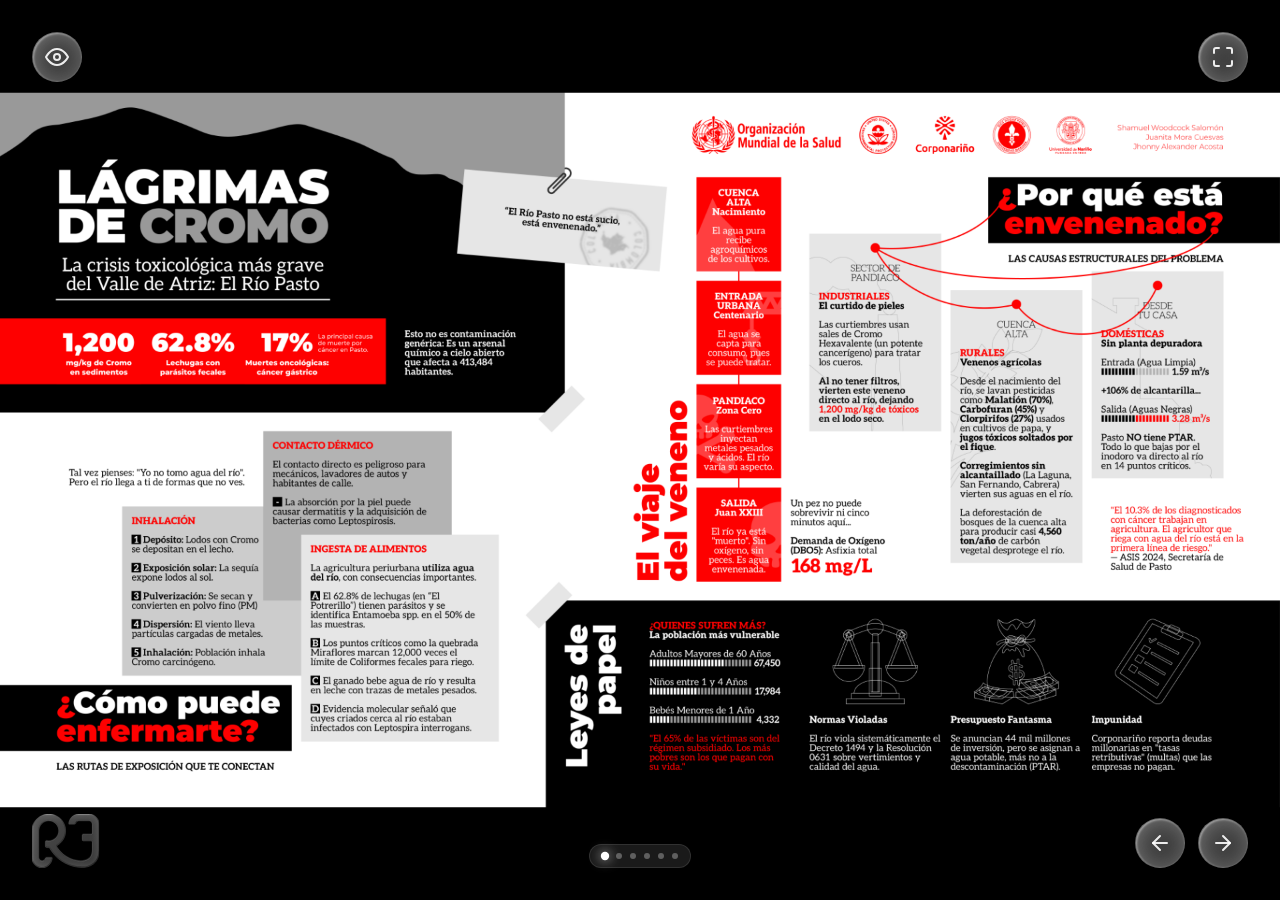
<file: viewer/index.html>
<!doctype html>
<html lang="es">
  <head>
    <meta charset="UTF-8" />
    <meta name="viewport" content="width=device-width, initial-scale=1.0" />
    <title>Renova | Visor Interactivo</title>
    <link rel="icon" type="image/svg+xml" href="../logo-renova.svg" />
    <link rel="stylesheet" href="style.css" />
    <link rel="preconnect" href="https://fonts.googleapis.com" />
    <link rel="preconnect" href="https://fonts.gstatic.com" crossorigin />
    <link
      href="https://fonts.googleapis.com/css2?family=Space+Grotesk:wght@500;700&display=swap"
      rel="stylesheet"
    />
    <style>
      /* Estilos específicos para el Logo Líquido */
      .liquid-logo-wrapper {
        position: relative;
        width: 112px;
        height: 90px;
        /* ESCALADO 60% Y ALINEACIÓN */
        transform: scale(0.6);
        transform-origin: bottom left;
        filter: none;
      }

      /* CAPA 1: FONDO MATE Y SOMBRA INTERNA */
      .logo-glass-layer {
        position: absolute;
        top: 0;
        left: 0;
        width: 100%;
        height: 100%;
        /* ILUMINACIÓN IGUALADA A BOTONES */
        background: linear-gradient(
          135deg,
          rgba(255, 255, 255, 0.3) 0%,
          rgba(255, 255, 255, 0.2) 100%
        );
        backdrop-filter: blur(20px);
        -webkit-backdrop-filter: blur(20px);
        z-index: 1;
        /* SOMBRA INTERNA */
        box-shadow:
          inset 0 0 20px rgba(255, 255, 255, 0.25),
          inset 1px 1px 2px rgba(255, 255, 255, 0.4);
        transition: all 0.3s cubic-bezier(0.16, 1, 0.3, 1);
      }

      /* ILUMINACIÓN AL HOVER COMO LOS BOTONES */
      .logo-container:hover .logo-glass-layer {
        background: linear-gradient(
          135deg,
          rgba(255, 255, 255, 0.4) 0%,
          rgba(255, 255, 255, 0.25) 100%
        );
        box-shadow:
          inset 0 0 25px rgba(255, 255, 255, 0.3),
          inset 1px 1px 5px rgba(255, 255, 255, 0.5),
          0 4px 15px rgba(0, 0, 0, 0.1);
      }

      /* CAPA 2: BORDE */
      .logo-stroke-layer {
        position: absolute;
        top: 0;
        left: 0;
        width: 100%;
        height: 100%;
        z-index: 2;
        pointer-events: none;
      }

      .logo-stroke-layer path {
        fill: none;
        stroke: rgba(255, 255, 255, 0.2);
        stroke-width: 1px;
        vector-effect: non-scaling-stroke;
        filter: none;
      }

      /* CLIPS */
      .clip-shape-1 {
        clip-path: url(#renova-clip-viewer);
      }
      .clip-shape-2 {
        clip-path: none;
      }
    </style>
  </head>
  <body>
    <!-- Hidden SVG clipPath (scales to container via objectBoundingBox) -->
    <svg style="position: absolute; width: 0; height: 0" aria-hidden="true">
      <defs>
        <clipPath id="renova-clip-viewer" clipPathUnits="objectBoundingBox">
          <path
            transform="scale(0.005, 0.00625)"
            d="m180,1.71c-3.12-1.11-6.49-1.71-10-1.71h-30c-7.69,0-14.7,2.89-20,7.65-3.72,3.32-6.6,7.55-8.28,12.35-1.12,3.13-1.72,6.49-1.72,10h17.09c1.48,0,2.84-.96,3.2-2.4,1.08-4.36,5.02-7.6,9.71-7.6h30c5.53,0,10,4.48,10,10v26.78c0,1.78-1.44,3.22-3.22,3.22h-23.55c-1.78,0-3.22,1.44-3.22,3.22v13.55c0,1.78,1.44,3.22,3.22,3.22h23.55c1.78,0,3.22,1.44,3.22,3.22v26.78c-1.84,40.99-52.98,32.55-77.14,16.67h0c-11.01-6.77-20.51-15.92-27.69-26.67-.48-.7-.94-1.42-1.4-2.14-.98-1.55-.43-3.59,1.16-4.51,1.76-1.02,3.46-2.13,5.07-3.34,3.79-2.85,7.16-6.22,10.01-10.01,4.37-5.81,7.49-12.61,8.99-20,.66-3.23,1-6.58,1-10s-.34-6.77-1-10c-1.5-7.39-4.63-14.19-9-20-2.84-3.79-6.21-7.16-10-10-2.5-1.88-5.18-3.53-8.01-4.92-3.76-1.84-7.78-3.22-11.99-4.08-2.61-.53-5.29-.86-8.03-.95-.65-.04-1.31-.05-1.97-.05-3.42,0-6.77.34-10,1-7.39,1.5-14.19,4.63-20,9.01-3.79,2.83-7.15,6.2-9.99,9.99-4.37,5.81-7.51,12.61-9,20-.67,3.23-1.01,6.57-1.01,10v80c0,3.51.6,6.87,1.72,10,3,8.53,9.76,15.28,18.28,18.29,3.12,1.11,6.49,1.71,10,1.71s6.88-.6,10-1.71c8.52-3.01,15.28-9.76,18.28-18.29,1.12-3.13,1.72-6.49,1.72-10h-17.09c-1.48,0-2.84.97-3.2,2.41-1.07,4.36-5.01,7.59-9.71,7.59-5.52,0-10-4.47-10-10V50c0-3.51.6-6.87,1.72-10,3-8.53,9.76-15.28,18.28-18.29,1.28-.46,2.61-.83,3.97-1.1,1.95-.4,3.96-.61,6.03-.61,3.51,0,6.88.6,10,1.71,1.38.48,2.71,1.07,3.98,1.75,6.62,3.48,11.78,9.39,14.3,16.54,1.12,3.13,1.72,6.49,1.72,10s-.6,6.87-1.72,10c-2.52,7.15-7.68,13.06-14.3,16.54-1.27.68-2.6,1.27-3.98,1.75-3.12,1.11-6.49,1.71-10,1.71-2.07,0-4.08-.21-6.03-.61h-.04c-2.03-.41-3.93,1.14-3.93,3.22v13.68c0,1.59,1.16,2.96,2.74,3.19,2.37.35,4.8.52,7.26.52.66,0,1.32-.01,1.97-.05.01.02.01.03.02.05,2.36,4.62,5.79,9.07,8.68,13.33,35.33,52.11,138.17,70,139.33-3.33V30c0-3.51-.6-6.87-1.72-10-3-8.53-9.76-15.28-18.28-18.29Z"
          />
        </clipPath>
      </defs>
    </svg>
    <div id="viewport">
      <!-- GLOBAL WORLD WRAPPER -->
      <div id="world">
        <!-- MODO IMAGEN (JPG) ACTIVADO -->
        <img src="01.jpg" alt="Infografía Río Pasto" class="world-image" />
      </div>

      <!-- TOP UI LAYER (Always visible unless hidden, except eye icon) -->
      <div id="top-ui-layer">
        <!-- BOTÓN OCULTAR UI (Arriba Izquierda) -->
        <button
          class="circle-btn eye-btn"
          onclick="toggleUI()"
          title="Ocultar/Mostrar Interfaz (H)"
        >
          <svg
            width="24"
            height="24"
            viewBox="0 0 24 24"
            fill="none"
            stroke="currentColor"
            stroke-width="2"
            stroke-linecap="round"
            stroke-linejoin="round"
            class="feather feather-eye"
            id="eye-icon-visible"
          >
            <path d="M1 12s4-8 11-8 11 8 11 8-4 8-11 8-11-8-11-8z"></path>
            <circle cx="12" cy="12" r="3"></circle>
          </svg>
          <svg
            width="24"
            height="24"
            viewBox="0 0 24 24"
            fill="none"
            stroke="currentColor"
            stroke-width="2"
            stroke-linecap="round"
            stroke-linejoin="round"
            class="feather feather-eye-off hidden-icon"
            id="eye-icon-hidden"
          >
            <path
              d="M17.94 17.94A10.07 10.07 0 0 1 12 20c-7 0-11-8-11-8a18.45 18.45 0 0 1 5.06-5.94M9.9 4.24A9.12 9.12 0 0 1 12 4c7 0 11 8 11 8a18.5 18.5 0 0 1-2.16 3.19m-6.72-1.07a3 3 0 1 1-4.24-4.24"
            ></path>
            <line x1="1" y1="1" x2="23" y2="23"></line>
          </svg>
        </button>

        <!-- BOTÓN FULLSCREEN (Arriba Derecha) -->
        <button
          class="circle-btn fullscreen-btn"
          onclick="toggleFullScreen()"
          title="Pantalla Completa (F11)"
        >
          <svg
            width="24"
            height="24"
            viewBox="0 0 24 24"
            fill="none"
            stroke="currentColor"
            stroke-width="2"
            stroke-linecap="round"
            stroke-linejoin="round"
            class="feather feather-maximize"
            id="fs-icon-maximize"
          >
            <path
              d="M8 3H5a2 2 0 0 0-2 2v3m18 0V5a2 2 0 0 0-2-2h-3m0 18h3a2 2 0 0 0 2-2v-3M3 16v3a2 2 0 0 0 2 2h3"
            ></path>
          </svg>
          <svg
            width="24"
            height="24"
            viewBox="0 0 24 24"
            fill="none"
            stroke="currentColor"
            stroke-width="2"
            stroke-linecap="round"
            stroke-linejoin="round"
            class="feather feather-minimize hidden-icon"
            id="fs-icon-minimize"
          >
            <path
              d="M8 3v3a2 2 0 0 1-2 2H3m18 0h-3a2 2 0 0 1-2-2V3m0 18v-3a2 2 0 0 1 2-2h3M3 16h3a2 2 0 0 1 2 2v3"
            ></path>
          </svg>
        </button>
      </div>

      <!-- UI LAYER BOTTOM -->
      <div id="ui-layer">
        <!-- LOGO IZQUIERDA -->
        <a href="../index.html" class="logo-container" title="Volver a Renova">
          <div class="liquid-logo-wrapper">
            <div class="logo-glass-layer clip-shape-1"></div>
            <svg
              class="logo-stroke-layer"
              viewBox="0 0 200 160"
              xmlns="http://www.w3.org/2000/svg"
            >
              <path
                d="m180,1.71c-3.12-1.11-6.49-1.71-10-1.71h-30c-7.69,0-14.7,2.89-20,7.65-3.72,3.32-6.6,7.55-8.28,12.35-1.12,3.13-1.72,6.49-1.72,10h17.09c1.48,0,2.84-.96,3.2-2.4,1.08-4.36,5.02-7.6,9.71-7.6h30c5.53,0,10,4.48,10,10v26.78c0,1.78-1.44,3.22-3.22,3.22h-23.55c-1.78,0-3.22,1.44-3.22,3.22v13.55c0,1.78,1.44,3.22,3.22,3.22h23.55c1.78,0,3.22,1.44,3.22,3.22v26.78c-1.84,40.99-52.98,32.55-77.14,16.67h0c-11.01-6.77-20.51-15.92-27.69-26.67-.48-.7-.94-1.42-1.4-2.14-.98-1.55-.43-3.59,1.16-4.51,1.76-1.02,3.46-2.13,5.07-3.34,3.79-2.85,7.16-6.22,10.01-10.01,4.37-5.81,7.49-12.61,8.99-20,.66-3.23,1-6.58,1-10s-.34-6.77-1-10c-1.5-7.39-4.63-14.19-9-20-2.84-3.79-6.21-7.16-10-10-2.5-1.88-5.18-3.53-8.01-4.92-3.76-1.84-7.78-3.22-11.99-4.08-2.61-.53-5.29-.86-8.03-.95-.65-.04-1.31-.05-1.97-.05-3.42,0-6.77.34-10,1-7.39,1.5-14.19,4.63-20,9.01-3.79,2.83-7.15,6.2-9.99,9.99-4.37,5.81-7.51,12.61-9,20-.67,3.23-1.01,6.57-1.01,10v80c0,3.51.6,6.87,1.72,10,3,8.53,9.76,15.28,18.28,18.29,3.12,1.11,6.49,1.71,10,1.71s6.88-.6,10-1.71c8.52-3.01,15.28-9.76,18.28-18.29,1.12-3.13,1.72-6.49,1.72-10h-17.09c-1.48,0-2.84.97-3.2,2.41-1.07,4.36-5.01,7.59-9.71,7.59-5.52,0-10-4.47-10-10V50c0-3.51.6-6.87,1.72-10,3-8.53,9.76-15.28,18.28-18.29,1.28-.46,2.61-.83,3.97-1.1,1.95-.4,3.96-.61,6.03-.61,3.51,0,6.88.6,10,1.71,1.38.48,2.71,1.07,3.98,1.75,6.62,3.48,11.78,9.39,14.3,16.54,1.12,3.13,1.72,6.49,1.72,10s-.6,6.87-1.72,10c-2.52,7.15-7.68,13.06-14.3,16.54-1.27.68-2.6,1.27-3.98,1.75-3.12,1.11-6.49,1.71-10,1.71-2.07,0-4.08-.21-6.03-.61h-.04c-2.03-.41-3.93,1.14-3.93,3.22v13.68c0,1.59,1.16,2.96,2.74,3.19,2.37.35,4.8.52,7.26.52.66,0,1.32-.01,1.97-.05.01.02.01.03.02.05,2.36,4.62,5.79,9.07,8.68,13.33,35.33,52.11,138.17,70,139.33-3.33V30c0-3.51-.6-6.87-1.72-10-3-8.53-9.76-15.28-18.28-18.29Z"
              />
            </svg>
          </div>
        </a>

        <!-- PUNTOS CENTRADOS -->
        <div id="dots-container" class="pagination-dots"></div>

        <!-- BOTONES DERECHA -->
        <div class="nav-container">
          <div class="buttons-group">
            <button class="circle-btn" onclick="prevSlide()" title="Anterior">
              <svg
                width="24"
                height="24"
                viewBox="0 0 24 24"
                fill="none"
                stroke="currentColor"
                stroke-width="2"
                stroke-linecap="round"
                stroke-linejoin="round"
              >
                <path d="M19 12H5" />
                <path d="M12 19l-7-7 7-7" />
              </svg>
            </button>
            <button class="circle-btn" onclick="nextSlide()" title="Siguiente">
              <svg
                width="24"
                height="24"
                viewBox="0 0 24 24"
                fill="none"
                stroke="currentColor"
                stroke-width="2"
                stroke-linecap="round"
                stroke-linejoin="round"
              >
                <path d="M5 12h14" />
                <path d="M12 5l7 7-7 7" />
              </svg>
            </button>
          </div>
        </div>
      </div>
    </div>

    <script src="script.js"></script>
  </body>
</html>
</file>
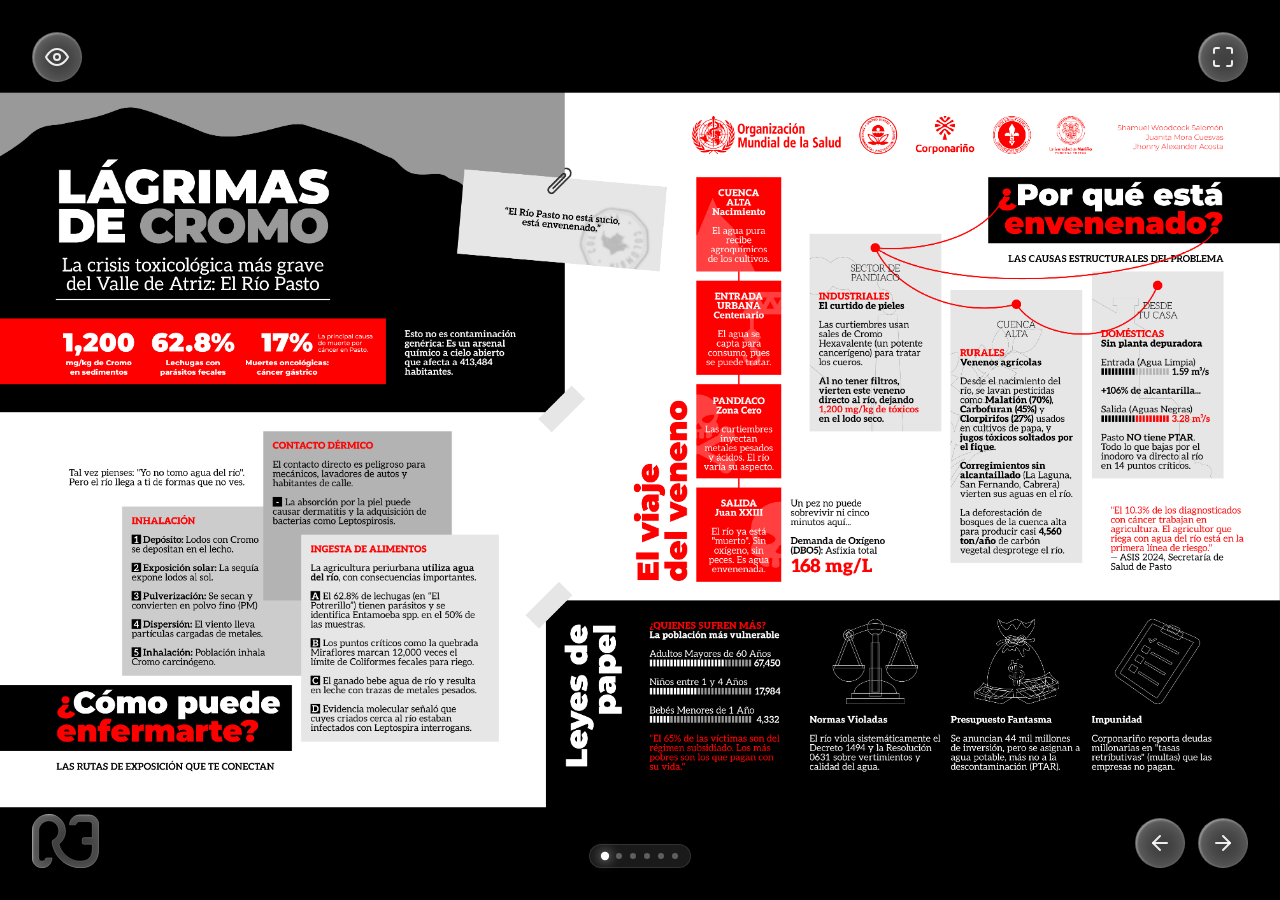
<file: visor/index.html>
<!doctype html>
<html lang="es">
  <head>
    <meta charset="UTF-8" />
    <meta name="viewport" content="width=device-width, initial-scale=1.0" />
    <title>Renova | Visor Interactivo</title>
    <link rel="icon" type="image/svg+xml" href="../logo-renova.svg" />
    <link rel="stylesheet" href="style.css" />
    <link rel="preconnect" href="https://fonts.googleapis.com" />
    <link rel="preconnect" href="https://fonts.gstatic.com" crossorigin />
    <link
      href="https://fonts.googleapis.com/css2?family=Space+Grotesk:wght@500;700&display=swap"
      rel="stylesheet"
    />
    <style>
      /* Estilos específicos para el Logo Líquido */
      .liquid-logo-wrapper {
        position: relative;
        width: 67px;
        height: 54px;
        filter: none;
      }

      /* CAPA 1: FONDO MATE Y SOMBRA INTERNA */
      .logo-glass-layer {
        position: absolute;
        top: 0;
        left: 0;
        width: 100%;
        height: 100%;
        /* ILUMINACIÓN IGUALADA A BOTONES */
        background: linear-gradient(
          135deg,
          rgba(255, 255, 255, 0.3) 0%,
          rgba(255, 255, 255, 0.2) 100%
        );
        backdrop-filter: blur(20px);
        -webkit-backdrop-filter: blur(20px);
        z-index: 1;
        /* SOMBRA INTERNA */
        box-shadow:
          inset 0 0 20px rgba(255, 255, 255, 0.25),
          inset 1px 1px 2px rgba(255, 255, 255, 0.4);
        transition: all 0.3s cubic-bezier(0.16, 1, 0.3, 1);
      }

      /* ILUMINACIÓN AL HOVER COMO LOS BOTONES */
      .logo-container:hover .logo-glass-layer {
        background: linear-gradient(
          135deg,
          rgba(255, 255, 255, 0.4) 0%,
          rgba(255, 255, 255, 0.25) 100%
        );
        box-shadow:
          inset 0 0 25px rgba(255, 255, 255, 0.3),
          inset 1px 1px 5px rgba(255, 255, 255, 0.5),
          0 4px 15px rgba(0, 0, 0, 0.1);
      }

      /* CAPA 2: BORDE */
      .logo-stroke-layer {
        position: absolute;
        top: 0;
        left: 0;
        width: 100%;
        height: 100%;
        z-index: 2;
        pointer-events: none;
      }

      .logo-stroke-layer path {
        fill: none;
        stroke: rgba(255, 255, 255, 0.2);
        stroke-width: 1px;
        vector-effect: non-scaling-stroke;
        filter: none;
      }

      /* CLIPS */
      .clip-shape-1 {
        clip-path: url(#renova-clip-viewer);
      }
      .clip-shape-2 {
        clip-path: none;
      }
    </style>
  </head>
  <body>
    <!-- Hidden SVG clipPath (scales to container via objectBoundingBox) -->
    <svg style="position: absolute; width: 0; height: 0" aria-hidden="true">
      <defs>
        <clipPath id="renova-clip-viewer" clipPathUnits="objectBoundingBox">
          <path
            transform="scale(0.005, 0.00625)"
            d="m60.04,81.75c-.06-1.98,1.04-3.8,2.82-4.65,10.13-4.81,17.14-15.13,17.14-27.1,0-16.84-13.88-30.44-30.82-29.99-16.36.43-29.18,14.3-29.18,30.67v79.32c0,5.52,4.47,10,10,10,4.39,0,8.12-2.83,9.46-6.76.67-1.97,2.6-3.24,4.68-3.24h15.86c0,16.84-13.88,30.44-30.82,29.99C12.82,159.55,0,145.69,0,129.32V50.87C0,23.43,21.74.44,49.18,0c27.98-.45,50.82,22.1,50.82,49.99,0,16.02-7.54,30.29-19.27,39.44,6.12,28.54,36.53,52,65.74,50.55,31.72-1.57,33.53-24.98,33.53-40.05v-9.9s-.02-.05-.05-.05h-24.95c-2.76,0-5-2.24-5-5v-10c0-2.76,2.24-5,5-5h24.95s.05-.02.05-.05v-37.89c0-5.55-4.5-10.05-10.05-10.05h-27.95c-4.39,0-8.12,2.83-9.46,6.76-.67,1.97-2.59,3.24-4.68,3.24h-15.86c0-16.57,13.43-30,30-30h28c16.56,0,30,13.43,30,30v67.9c0,38.33-17.98,60.09-54.69,60.09-38.95,0-71.87-26.11-82.46-61.68-1.96-6.59-2.7-12.81-2.81-16.56Z"
          />
        </clipPath>
      </defs>
    </svg>
    <div id="viewport">
      <!-- FIXED ASPECT RATIO FRAME TO PREVENT OVERFLOW -->
      <div id="frame">
        <!-- GLOBAL WORLD WRAPPER -->
        <div id="world">
          <!-- MODO IMAGEN (JPG) ACTIVADO -->
          <img src="01.jpg" alt="Infografía Río Pasto" class="world-image" />
        </div>
      </div>

      <!-- TOP UI LAYER (Always visible unless hidden, except eye icon) -->
      <div id="top-ui-layer">
        <!-- BOTÓN OCULTAR UI (Arriba Izquierda) -->
        <button
          class="circle-btn eye-btn"
          onclick="toggleUI()"
          title="Ocultar/Mostrar Interfaz (H)"
        >
          <svg
            width="24"
            height="24"
            viewBox="0 0 24 24"
            fill="none"
            stroke="currentColor"
            stroke-width="2"
            stroke-linecap="round"
            stroke-linejoin="round"
            class="feather feather-eye"
            id="eye-icon-visible"
          >
            <path d="M1 12s4-8 11-8 11 8 11 8-4 8-11 8-11-8-11-8z"></path>
            <circle cx="12" cy="12" r="3"></circle>
          </svg>
          <svg
            width="24"
            height="24"
            viewBox="0 0 24 24"
            fill="none"
            stroke="currentColor"
            stroke-width="2"
            stroke-linecap="round"
            stroke-linejoin="round"
            class="feather feather-eye-off hidden-icon"
            id="eye-icon-hidden"
          >
            <path
              d="M17.94 17.94A10.07 10.07 0 0 1 12 20c-7 0-11-8-11-8a18.45 18.45 0 0 1 5.06-5.94M9.9 4.24A9.12 9.12 0 0 1 12 4c7 0 11 8 11 8a18.5 18.5 0 0 1-2.16 3.19m-6.72-1.07a3 3 0 1 1-4.24-4.24"
            ></path>
            <line x1="1" y1="1" x2="23" y2="23"></line>
          </svg>
        </button>

        <!-- BOTÓN FULLSCREEN (Arriba Derecha) -->
        <button
          class="circle-btn fullscreen-btn"
          onclick="toggleFullScreen()"
          title="Pantalla Completa (F11)"
        >
          <svg
            width="24"
            height="24"
            viewBox="0 0 24 24"
            fill="none"
            stroke="currentColor"
            stroke-width="2"
            stroke-linecap="round"
            stroke-linejoin="round"
            class="feather feather-maximize"
            id="fs-icon-maximize"
          >
            <path
              d="M8 3H5a2 2 0 0 0-2 2v3m18 0V5a2 2 0 0 0-2-2h-3m0 18h3a2 2 0 0 0 2-2v-3M3 16v3a2 2 0 0 0 2 2h3"
            ></path>
          </svg>
          <svg
            width="24"
            height="24"
            viewBox="0 0 24 24"
            fill="none"
            stroke="currentColor"
            stroke-width="2"
            stroke-linecap="round"
            stroke-linejoin="round"
            class="feather feather-minimize hidden-icon"
            id="fs-icon-minimize"
          >
            <path
              d="M8 3v3a2 2 0 0 1-2 2H3m18 0h-3a2 2 0 0 1-2-2V3m0 18v-3a2 2 0 0 1 2-2h3M3 16h3a2 2 0 0 1 2 2v3"
            ></path>
          </svg>
        </button>
      </div>

      <!-- UI LAYER BOTTOM -->
      <div id="ui-layer">
        <!-- LOGO IZQUIERDA -->
        <a href="../index.html" class="logo-container" title="Volver a Renova">
          <div class="liquid-logo-wrapper">
            <div class="logo-glass-layer clip-shape-1"></div>
            <svg
              class="logo-stroke-layer"
              viewBox="0 0 200 160"
              xmlns="http://www.w3.org/2000/svg"
            >
              <path
                d="m60.04,81.75c-.06-1.98,1.04-3.8,2.82-4.65,10.13-4.81,17.14-15.13,17.14-27.1,0-16.84-13.88-30.44-30.82-29.99-16.36.43-29.18,14.3-29.18,30.67v79.32c0,5.52,4.47,10,10,10,4.39,0,8.12-2.83,9.46-6.76.67-1.97,2.6-3.24,4.68-3.24h15.86c0,16.84-13.88,30.44-30.82,29.99C12.82,159.55,0,145.69,0,129.32V50.87C0,23.43,21.74.44,49.18,0c27.98-.45,50.82,22.1,50.82,49.99,0,16.02-7.54,30.29-19.27,39.44,6.12,28.54,36.53,52,65.74,50.55,31.72-1.57,33.53-24.98,33.53-40.05v-9.9s-.02-.05-.05-.05h-24.95c-2.76,0-5-2.24-5-5v-10c0-2.76,2.24-5,5-5h24.95s.05-.02.05-.05v-37.89c0-5.55-4.5-10.05-10.05-10.05h-27.95c-4.39,0-8.12,2.83-9.46,6.76-.67,1.97-2.59,3.24-4.68,3.24h-15.86c0-16.57,13.43-30,30-30h28c16.56,0,30,13.43,30,30v67.9c0,38.33-17.98,60.09-54.69,60.09-38.95,0-71.87-26.11-82.46-61.68-1.96-6.59-2.7-12.81-2.81-16.56Z"
              />
            </svg>
          </div>
        </a>

        <!-- PUNTOS CENTRADOS -->
        <div id="dots-container" class="pagination-dots"></div>

        <!-- BOTONES DERECHA -->
        <div class="nav-container">
          <div class="buttons-group">
            <button class="circle-btn" onclick="prevSlide()" title="Anterior">
              <svg
                width="24"
                height="24"
                viewBox="0 0 24 24"
                fill="none"
                stroke="currentColor"
                stroke-width="2"
                stroke-linecap="round"
                stroke-linejoin="round"
              >
                <path d="M19 12H5" />
                <path d="M12 19l-7-7 7-7" />
              </svg>
            </button>
            <button class="circle-btn" onclick="nextSlide()" title="Siguiente">
              <svg
                width="24"
                height="24"
                viewBox="0 0 24 24"
                fill="none"
                stroke="currentColor"
                stroke-width="2"
                stroke-linecap="round"
                stroke-linejoin="round"
              >
                <path d="M5 12h14" />
                <path d="M12 5l7 7-7 7" />
              </svg>
            </button>
          </div>
        </div>
      </div>
    </div>

    <script src="script.js"></script>
  </body>
</html>
</file>
<file: viewer/style.css>
/* BASE RESET & FONTS */
:root {
  --bg-dark: #000;
}

* {
  box-sizing: border-box;
  margin: 0;
  padding: 0;
}

html,
body {
  width: 100%;
  height: 100%;
  overflow: hidden;
  background: #000;
  font-family: "Space Grotesk", sans-serif;
}

#viewport {
  width: 100%;
  height: 100%;
  position: relative;
  background: #000;
}

/* WORLD WRAPPER (Camera Target) */
#world {
  width: 1920px;
  height: 1080px;
  position: absolute;
  top: 0;
  left: 0;
  transform-origin: 0 0;
  will-change: transform;
  background: #000;
  box-shadow: 0 0 100px rgba(0, 0, 0, 0.5);
  transition: transform 1.2s cubic-bezier(0.16, 1, 0.3, 1);
}

/* IMAGEN (JPG MODE) */
.world-image {
  width: 100%;
  height: 100%;
  display: block;
  object-fit: contain;
  pointer-events: none;
}

/* UI LAYER BOTTOM */
#ui-layer {
  position: absolute;
  bottom: 2rem;
  left: 2rem;
  right: 2rem;
  display: flex;
  justify-content: space-between;
  align-items: flex-end;
  pointer-events: none;
  z-index: 1000;
  transition: opacity 0.5s ease;
}

/* UI LAYER TOP */
#top-ui-layer {
  position: absolute;
  top: 2rem;
  left: 2rem;
  right: 2rem;
  display: flex;
  justify-content: space-between;
  align-items: flex-start;
  pointer-events: none;
  z-index: 1000;
  transition: opacity 0.5s ease;
}

/* ELEMENTOS DE UI QUE SE OCULTAN JUNTOS */
#ui-layer.hidden {
  opacity: 1; /* El contenedor se queda en 1, gestionamos hijos */
  pointer-events: none;
}
#top-ui-layer.hidden {
  opacity: 1;
  pointer-events: none;
}

/* El botón del ojo siempre está visible y con eventos */
.eye-btn {
  pointer-events: auto;
  opacity: 1;
}

/* Transiciones base para que aparezcan suavemente */
#ui-layer .logo-container,
#ui-layer .nav-container,
#ui-layer .pagination-dots,
#top-ui-layer .fullscreen-btn {
  transition:
    opacity 0.4s ease,
    transform 0.3s cubic-bezier(0.16, 1, 0.3, 1);
}

/* Ocultamiento para los hijos cuando el parent es .hidden */
#ui-layer.hidden .logo-container,
#ui-layer.hidden .nav-container,
#ui-layer.hidden .pagination-dots,
#top-ui-layer.hidden .fullscreen-btn {
  opacity: 0;
  pointer-events: auto; /* Permite detectar el mouse */
}

/* EFECTO REVELAR AL ACERCARSE AL BOTON OCULTO */
#ui-layer.hidden .logo-container:hover,
#ui-layer.hidden .nav-container:hover,
#ui-layer.hidden .pagination-dots:hover,
#top-ui-layer.hidden .fullscreen-btn:hover {
  opacity: 0.5;
}

.hidden-icon {
  display: none;
}

/* LOGO CONTAINER */
.logo-container,
.nav-container,
.pagination-dots,
.fullscreen-btn {
  pointer-events: auto;
}
.logo-container {
  transition: all 0.3s cubic-bezier(0.16, 1, 0.3, 1);
  display: flex;
  align-items: center;
  justify-content: center;
  cursor: pointer;
}
.logo-container:hover {
  transform: translateY(-2px) scale(1.05);
}
.logo-container:active {
  transform: scale(0.95);
}

/* NAVEGACIÓN DERECHA (SOLO BOTONES) */
.nav-container .buttons-group {
  display: flex;
  gap: 0.8rem;
}

/* BOTONES CIRCULARES */
.circle-btn {
  width: 50px;
  height: 50px;
  border-radius: 50%;
  cursor: pointer;
  background: linear-gradient(
    135deg,
    rgba(255, 255, 255, 0.3) 0%,
    rgba(255, 255, 255, 0.2) 100%
  );
  backdrop-filter: blur(20px);
  -webkit-backdrop-filter: blur(20px);
  border: 1px solid rgba(255, 255, 255, 0.2);
  display: flex;
  align-items: center;
  justify-content: center;
  color: rgba(255, 255, 255, 0.9);
  transition: all 0.3s cubic-bezier(0.16, 1, 0.3, 1);
  box-shadow:
    inset 0 0 20px rgba(255, 255, 255, 0.25),
    inset 1px 1px 2px rgba(255, 255, 255, 0.4);
  /* PREVENIR JITTER DE PIXELES AL ESCALAR */
  backface-visibility: hidden;
  transform: translateZ(0);
}
.circle-btn svg {
  transform-origin: center;
}
.circle-btn:hover {
  transform: translateY(-2px) scale(1.05);
  background: linear-gradient(
    135deg,
    rgba(255, 255, 255, 0.4) 0%,
    rgba(255, 255, 255, 0.25) 100%
  );
  box-shadow:
    inset 0 0 25px rgba(255, 255, 255, 0.3),
    inset 1px 1px 5px rgba(255, 255, 255, 0.5),
    0 4px 15px rgba(0, 0, 0, 0.1);
  color: #fff;
}
.circle-btn:active {
  transform: scale(0.95);
}

/* PUNTOS DE PAGINACIÓN (CENTRADO) */
.pagination-dots {
  position: absolute;
  left: 50%;
  bottom: 0;
  transform: translateX(-50%);
  display: flex;
  gap: 8px;
  padding: 8px 12px;
  background: rgba(255, 255, 255, 0.1);
  border-radius: 20px;
  border: 1px solid rgba(255, 255, 255, 0.1);
  backdrop-filter: blur(10px);
  box-shadow: 0 4px 10px rgba(0, 0, 0, 0.1);
}
.dot {
  width: 6px;
  height: 6px;
  border-radius: 50%;
  background: rgba(255, 255, 255, 0.3);
  cursor: pointer;
  transition: all 0.3s ease;
}
.dot:hover {
  background: rgba(255, 255, 255, 0.8);
  transform: scale(1.2);
}
.dot.active {
  background: #fff;
  box-shadow: 0 0 8px rgba(255, 255, 255, 0.8);
  transform: scale(1.4);
}

/* UTILIDAD OCULTAR */
.hidden {
  opacity: 0;
  pointer-events: none;
}
</file>
<file: visor/style.css>
/* BASE RESET & FONTS */
:root {
  --bg-dark: #000;
}

* {
  box-sizing: border-box;
  margin: 0;
  padding: 0;
}

html,
body {
  width: 100%;
  height: 100%;
  overflow: hidden;
  background: #000;
  font-family: "Space Grotesk", sans-serif;
}

#viewport {
  width: 100%;
  height: 100%;
  position: relative;
  background: #000;
  display: flex;
  align-items: center;
  justify-content: center;
}

/* FIXED RECROP FRAME */
#frame {
  position: relative;
  overflow: hidden;
  box-shadow: 0 0 100px rgba(0, 0, 0, 0.5);
  background: #000;
  /* Width and height are dynamically managed by script.js */
}

/* WORLD WRAPPER (Camera Target) */
#world {
  width: 1920px;
  height: 1080px;
  position: absolute;
  top: 0;
  left: 0;
  transform-origin: 0 0;
  will-change: transform;
  transition: transform 1.2s cubic-bezier(0.16, 1, 0.3, 1);
}

/* IMAGEN (JPG MODE) */
.world-image {
  width: 100%;
  height: 100%;
  display: block;
  object-fit: contain;
  pointer-events: none;
}

/* UI LAYER BOTTOM */
#ui-layer {
  position: absolute;
  bottom: 2rem;
  left: 2rem;
  right: 2rem;
  display: flex;
  justify-content: space-between;
  align-items: flex-end;
  pointer-events: none;
  z-index: 1000;
  transition: opacity 0.5s ease;
}

/* UI LAYER TOP */
#top-ui-layer {
  position: absolute;
  top: 2rem;
  left: 2rem;
  right: 2rem;
  display: flex;
  justify-content: space-between;
  align-items: flex-start;
  pointer-events: none;
  z-index: 1000;
  transition: opacity 0.5s ease;
}

/* ELEMENTOS DE UI QUE SE OCULTAN JUNTOS */
#ui-layer.hidden {
  opacity: 1; /* El contenedor se queda en 1, gestionamos hijos */
  pointer-events: none;
}
#top-ui-layer.hidden {
  opacity: 1;
  pointer-events: none;
}

/* El botón del ojo siempre está visible y con eventos */
.eye-btn {
  pointer-events: auto;
  opacity: 1;
}

/* Transiciones base para que aparezcan suavemente */
#ui-layer .logo-container,
#ui-layer .nav-container,
#ui-layer .pagination-dots,
#top-ui-layer .fullscreen-btn {
  transition:
    opacity 0.4s ease,
    transform 0.3s cubic-bezier(0.16, 1, 0.3, 1);
}

/* Ocultamiento para los hijos cuando el parent es .hidden */
#ui-layer.hidden .logo-container,
#ui-layer.hidden .nav-container,
#ui-layer.hidden .pagination-dots,
#top-ui-layer.hidden .fullscreen-btn {
  opacity: 0;
  pointer-events: auto; /* Permite detectar el mouse */
}

/* EFECTO REVELAR AL ACERCARSE AL BOTON OCULTO */
#ui-layer.hidden .logo-container:hover,
#ui-layer.hidden .nav-container:hover,
#ui-layer.hidden .pagination-dots:hover,
#top-ui-layer.hidden .fullscreen-btn:hover {
  opacity: 0.5;
}

.hidden-icon {
  display: none;
}

/* LOGO CONTAINER */
.logo-container,
.nav-container,
.pagination-dots,
.fullscreen-btn {
  pointer-events: auto;
}
.logo-container {
  transition: all 0.3s cubic-bezier(0.16, 1, 0.3, 1);
  display: flex;
  align-items: center;
  justify-content: center;
  cursor: pointer;
}
.logo-container:hover {
  transform: translateY(-2px) scale(1.05);
}
.logo-container:active {
  transform: scale(0.95);
}

/* NAVEGACIÓN DERECHA (SOLO BOTONES) */
.nav-container .buttons-group {
  display: flex;
  gap: 0.8rem;
}

/* BOTONES CIRCULARES */
.circle-btn {
  width: 50px;
  height: 50px;
  border-radius: 50%;
  cursor: pointer;
  background: linear-gradient(
    135deg,
    rgba(255, 255, 255, 0.3) 0%,
    rgba(255, 255, 255, 0.2) 100%
  );
  backdrop-filter: blur(20px);
  -webkit-backdrop-filter: blur(20px);
  border: 1px solid rgba(255, 255, 255, 0.2);
  display: flex;
  align-items: center;
  justify-content: center;
  color: rgba(255, 255, 255, 0.9);
  transition: all 0.3s cubic-bezier(0.16, 1, 0.3, 1);
  box-shadow:
    inset 0 0 20px rgba(255, 255, 255, 0.25),
    inset 1px 1px 2px rgba(255, 255, 255, 0.4);
  /* PREVENIR JITTER DE PIXELES AL ESCALAR */
  backface-visibility: hidden;
  transform: translateZ(0);
}
.circle-btn svg {
  transform-origin: center;
}
.circle-btn:hover {
  transform: translateY(-2px) scale(1.05);
  background: linear-gradient(
    135deg,
    rgba(255, 255, 255, 0.4) 0%,
    rgba(255, 255, 255, 0.25) 100%
  );
  box-shadow:
    inset 0 0 25px rgba(255, 255, 255, 0.3),
    inset 1px 1px 5px rgba(255, 255, 255, 0.5),
    0 4px 15px rgba(0, 0, 0, 0.1);
  color: #fff;
}
.circle-btn:active {
  transform: scale(0.95);
}

/* PUNTOS DE PAGINACIÓN (CENTRADO) */
.pagination-dots {
  position: absolute;
  left: 50%;
  bottom: 0;
  transform: translateX(-50%);
  display: flex;
  gap: 8px;
  padding: 8px 12px;
  background: rgba(255, 255, 255, 0.1);
  border-radius: 20px;
  border: 1px solid rgba(255, 255, 255, 0.1);
  backdrop-filter: blur(10px);
  box-shadow: 0 4px 10px rgba(0, 0, 0, 0.1);
  transition: all 0.3s ease;
}

/* MEDIA QUERY TO LIFT DOTS IN PORTRAIT AVOIDING OVERLAP WITH BUTTONS */
@media (orientation: portrait) {
  .pagination-dots {
    bottom: 5.5rem;
  }
}
.dot {
  width: 6px;
  height: 6px;
  border-radius: 50%;
  background: rgba(255, 255, 255, 0.3);
  cursor: pointer;
  transition: all 0.3s ease;
}
.dot:hover {
  background: rgba(255, 255, 255, 0.8);
  transform: scale(1.2);
}
.dot.active {
  background: #fff;
  box-shadow: 0 0 8px rgba(255, 255, 255, 0.8);
  transform: scale(1.4);
}

/* UTILIDAD OCULTAR */
.hidden {
  opacity: 0;
  pointer-events: none;
}
</file>
